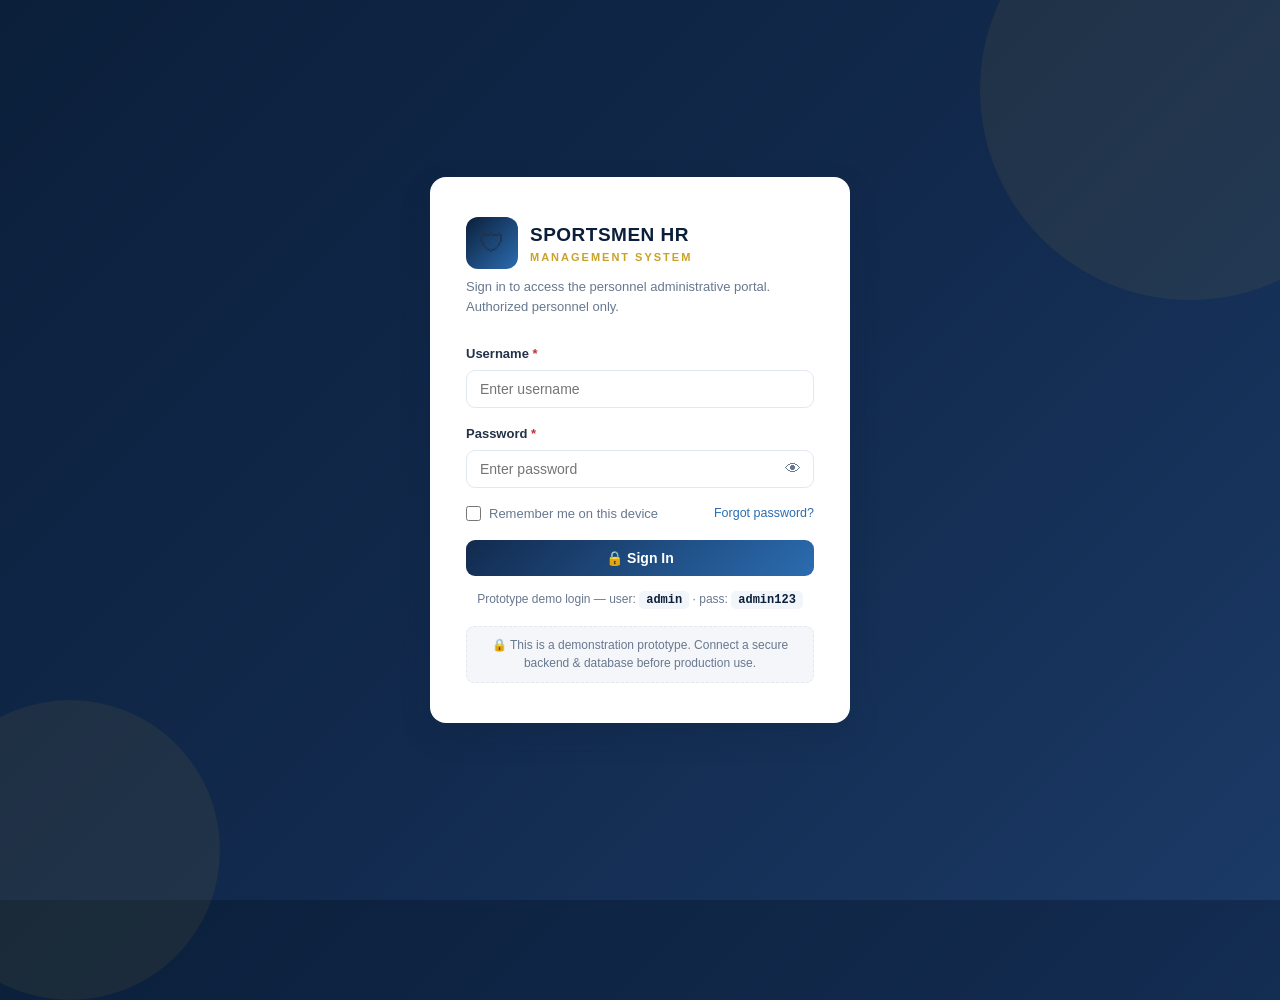
<file: index.html>
<!DOCTYPE html>
<html lang="en">
<head>
<meta charset="UTF-8">
<meta name="viewport" content="width=device-width, initial-scale=1.0">
<title>Login — SPORTSMEN HR MANAGEMENT SYSTEM</title>
<link rel="stylesheet" href="css/style.css">
<link rel="stylesheet" href="css/responsive.css">
</head>
<body class="login-body">
  <div class="login-card">
    <div class="login-logo">
      <div class="badge">🛡</div>
      <div>
        <h1>SPORTSMEN HR</h1>
        <div style="font-size:11px;letter-spacing:2px;color:var(--gold);font-weight:700">MANAGEMENT SYSTEM</div>
      </div>
    </div>
    <p class="login-sub">Sign in to access the personnel administrative portal. Authorized personnel only.</p>
    <div class="login-error" id="login-error">⚠ Invalid username or password. Please try again.</div>
    <form id="login-form" novalidate>
      <div class="field">
        <label for="username">Username <span class="req">*</span></label>
        <input class="input" type="text" id="username" placeholder="Enter username" autocomplete="username" required>
      </div>
      <div class="field">
        <label for="password">Password <span class="req">*</span></label>
        <div class="pw-wrap">
          <input class="input" type="password" id="password" placeholder="Enter password" autocomplete="current-password" required>
          <button type="button" class="pw-toggle" id="pw-toggle" title="Show / hide password">👁</button>
        </div>
      </div>
      <div class="check-row">
        <input type="checkbox" id="remember">
        <label for="remember" style="cursor:pointer">Remember me on this device</label>
        <span style="flex:1"></span>
        <a href="#" id="forgot" style="font-size:12.5px">Forgot password?</a>
      </div>
      <button type="submit" class="btn btn-primary btn-block" id="login-btn">🔒 Sign In</button>
    </form>
    <div class="demo-hint">Prototype demo login — user: <code>admin</code> · pass: <code>admin123</code></div>
    <div class="login-note">🔒 This is a demonstration prototype. Connect a secure backend &amp; database before production use.</div>
  </div>

<script src="js/storage.js"></script>
<script src="js/auth.js"></script>
<script>
(function(){
  const form = document.getElementById("login-form"),
        err = document.getElementById("login-error"),
        pw = document.getElementById("password"),
        tog = document.getElementById("pw-toggle"),
        userEl = document.getElementById("username");
  /* prefill remembered username */
  const rem = localStorage.getItem("shms_remember");
  if(rem){ userEl.value = rem; document.getElementById("remember").checked = true; }
  /* already logged in? go straight to dashboard */
  if(getSession()){ window.location.href = "dashboard.html"; return; }
  tog.addEventListener("click", () => {
    pw.type = pw.type === "password" ? "text" : "password";
    tog.textContent = pw.type === "password" ? "👁" : "🙈";
  });
  document.getElementById("forgot").addEventListener("click", e => {
    e.preventDefault();
    alert("Password reset requires a secure backend.\nFor this prototype, use the demo credentials.");
  });
  form.addEventListener("submit", e => {
    e.preventDefault();
    err.classList.remove("show");
    const btn = document.getElementById("login-btn");
    btn.textContent = "⏳ Verifying…"; btn.disabled = true;
    setTimeout(() => {
      if(doLogin(userEl.value.trim(), pw.value, document.getElementById("remember").checked)){
        btn.textContent = "✓ Access granted — redirecting…";
        setTimeout(() => window.location.href = "dashboard.html", 450);
      } else {
        btn.textContent = "🔒 Sign In"; btn.disabled = false;
        err.classList.add("show");
        pw.value = ""; pw.focus();
      }
    }, 600);
  });
})();
</script>
</body>
</html>
</file>
<file: css/style.css>
:root{
  --navy:#0b1f3a; --navy2:#122a4e; --navy3:#1b3a66;
  --blue:#2b6cb0; --blue2:#3182ce; --gold:#c9a227; --gold2:#e3c565;
  --bg:#f2f5fa; --card:#ffffff; --text:#233247; --muted:#68788f;
  --border:#e2e8f2; --danger:#c53030; --success:#2f855a;
  --sidebar-w:250px; --radius:12px;
  --shadow:0 2px 10px rgba(11,31,58,.08); --shadow-lg:0 12px 30px rgba(11,31,58,.18);
}
[data-theme="dark"]{
  --bg:#0e1626; --card:#16233a; --text:#e6ecf5; --muted:#8fa0b8;
  --border:#24375a; --shadow:0 2px 10px rgba(0,0,0,.4); --shadow-lg:0 12px 30px rgba(0,0,0,.5);
}
*{margin:0;padding:0;box-sizing:border-box}
html{scroll-behavior:smooth}
body{font-family:'Segoe UI',Roboto,'Helvetica Neue',Arial,sans-serif;background:var(--bg);color:var(--text);font-size:14.5px;line-height:1.55;transition:background .3s,color .3s}
a{color:var(--blue);text-decoration:none}
h1,h2,h3,h4{font-weight:600;color:var(--navy)}
[data-theme="dark"] h1,[data-theme="dark"] h2,[data-theme="dark"] h3,[data-theme="dark"] h4{color:#e6ecf5}
::-webkit-scrollbar{width:9px;height:9px}
::-webkit-scrollbar-thumb{background:#b9c4d6;border-radius:8px}
::-webkit-scrollbar-track{background:transparent}

/* ---------- LOGIN ---------- */
.login-body{min-height:100vh;display:flex;align-items:center;justify-content:center;background:linear-gradient(135deg,#0b1f3a 0%,#122a4e 55%,#1b3a66 100%);padding:20px;position:relative;overflow:hidden}
.login-body::before,.login-body::after{content:"";position:absolute;border-radius:50%;background:rgba(201,162,39,.08)}
.login-body::before{width:420px;height:420px;top:-120px;right:-120px}
.login-body::after{width:300px;height:300px;bottom:-100px;left:-80px}
.login-card{width:100%;max-width:420px;background:#fff;border-radius:16px;box-shadow:var(--shadow-lg);padding:40px 36px;position:relative;z-index:1;animation:fadeUp .5s ease}
.login-logo{display:flex;align-items:center;gap:12px;margin-bottom:8px}
.login-logo .badge{width:52px;height:52px;border-radius:12px;background:linear-gradient(135deg,var(--navy),var(--blue));display:flex;align-items:center;justify-content:center;font-size:26px}
.login-card h1{font-size:19px;letter-spacing:.5px}
.login-sub{color:var(--muted);font-size:13px;margin-bottom:26px}
.login-note{margin-top:16px;background:#f4f6fa;border:1px dashed var(--border);border-radius:8px;padding:9px 12px;font-size:12px;color:var(--muted);text-align:center}
.login-note code{color:var(--navy);font-weight:600}
@keyframes fadeUp{from{opacity:0;transform:translateY(18px)}to{opacity:1;transform:none}}
.demo-hint{margin-top:14px;text-align:center;font-size:12px;color:var(--muted)}
.demo-hint code{background:var(--bg);padding:2px 7px;border-radius:5px;color:var(--navy);font-weight:600}

/* ---------- FORM CONTROLS ---------- */
.field{margin-bottom:16px}
.field label{display:block;font-weight:600;font-size:13px;margin-bottom:6px;color:var(--text)}
.field label .req{color:var(--danger)}
.input,select.input,textarea.input{width:100%;padding:10px 13px;border:1.5px solid var(--border);border-radius:9px;font-size:14px;background:var(--card);color:var(--text);transition:border .2s,box-shadow .2s;font-family:inherit}
.input:focus{outline:none;border-color:var(--blue);box-shadow:0 0 0 3px rgba(43,108,176,.15)}
.input.err{border-color:var(--danger)}
select.input{cursor:pointer}
textarea.input{resize:vertical;min-height:80px}
.field .hint{font-size:12px;color:var(--muted);margin-top:4px}
.field .error-msg{font-size:12px;color:var(--danger);margin-top:4px;display:none}
.field.has-error .error-msg{display:block}
.form-grid{display:grid;grid-template-columns:1fr 1fr;gap:0 22px}
.form-grid .full{grid-column:1/-1}

.btn{display:inline-flex;align-items:center;justify-content:center;gap:8px;padding:10px 20px;border-radius:9px;border:none;font-size:14px;font-weight:600;cursor:pointer;transition:all .2s;font-family:inherit;white-space:nowrap}
.btn:active{transform:scale(.97)}
.btn-primary{background:linear-gradient(135deg,var(--navy2),var(--blue));color:#fff}
.btn-primary:hover{filter:brightness(1.12);box-shadow:0 4px 14px rgba(43,108,176,.35)}
.btn-gold{background:linear-gradient(135deg,#b08d1e,var(--gold));color:#fff}
.btn-gold:hover{filter:brightness(1.1)}
.btn-outline{background:transparent;border:1.5px solid var(--border);color:var(--text)}
.btn-outline:hover{border-color:var(--blue);color:var(--blue)}
.btn-danger{background:var(--danger);color:#fff}
.btn-danger:hover{filter:brightness(1.12)}
.btn-success{background:var(--success);color:#fff}
.btn-sm{padding:6px 13px;font-size:12.5px;border-radius:7px}
.btn-block{width:100%}
.btn .ico{font-size:15px}

/* password wrapper */
.pw-wrap{position:relative}
.pw-wrap .input{padding-right:42px}
.pw-toggle{position:absolute;right:8px;top:50%;transform:translateY(-50%);background:none;border:none;cursor:pointer;font-size:16px;color:var(--muted);padding:5px}
.check-row{display:flex;align-items:center;gap:8px;font-size:13px;color:var(--muted);margin:4px 0 16px}
.check-row input{width:15px;height:15px;accent-color:var(--blue)}
.login-error{display:none;background:#fdecec;border:1px solid #f5b5b5;color:#9b2c2c;border-radius:8px;padding:9px 13px;font-size:13px;margin-bottom:14px}
.login-error.show{display:block;animation:fadeUp .3s ease}

/* ---------- APP LAYOUT ---------- */
.app{display:flex;min-height:100vh}
.sidebar{width:var(--sidebar-w);background:linear-gradient(180deg,var(--navy) 0%,var(--navy2) 100%);color:#cdd8e8;position:fixed;top:0;bottom:0;left:0;z-index:100;display:flex;flex-direction:column;transition:transform .3s ease}
.sidebar-brand{display:flex;align-items:center;gap:11px;padding:20px 18px;border-bottom:1px solid rgba(255,255,255,.08)}
.sidebar-brand .badge{width:40px;height:40px;border-radius:10px;background:linear-gradient(135deg,var(--gold),#a3821a);display:flex;align-items:center;justify-content:center;font-size:20px;flex-shrink:0}
.sidebar-brand h1{font-size:13.5px;color:#fff;line-height:1.3;letter-spacing:.4px}
.sidebar-brand small{display:block;font-size:10.5px;color:var(--gold2);font-weight:500;letter-spacing:1px}
.nav{flex:1;padding:14px 0;overflow-y:auto}
.nav-section{font-size:10.5px;letter-spacing:1.5px;text-transform:uppercase;color:#6f84a5;padding:12px 20px 6px}
.nav a{display:flex;align-items:center;gap:12px;padding:11px 20px;color:#b9c6da;font-size:14px;font-weight:500;border-left:3px solid transparent;transition:all .2s}
.nav a .ico{width:20px;text-align:center;font-size:16px}
.nav a:hover{background:rgba(255,255,255,.06);color:#fff}
.nav a.active{background:rgba(43,108,176,.25);color:#fff;border-left-color:var(--gold)}
.sidebar-foot{padding:14px 18px;border-top:1px solid rgba(255,255,255,.08);font-size:11px;color:#6f84a5}

.main{flex:1;margin-left:var(--sidebar-w);display:flex;flex-direction:column;min-width:0}
.topbar{background:var(--card);border-bottom:1px solid var(--border);padding:12px 26px;display:flex;align-items:center;gap:16px;position:sticky;top:0;z-index:50;box-shadow:var(--shadow)}
.hamburger{display:none;background:none;border:none;font-size:22px;cursor:pointer;color:var(--text)}
.topbar-title{font-weight:700;font-size:16px;color:var(--navy);flex:1;min-width:0;white-space:nowrap;overflow:hidden;text-overflow:ellipsis}
[data-theme="dark"] .topbar-title{color:#e6ecf5}
.topbar-date{font-size:12.5px;color:var(--muted);display:flex;align-items:center;gap:6px}
.topbar-actions{display:flex;align-items:center;gap:10px}
.icon-btn{width:38px;height:38px;border-radius:9px;border:1.5px solid var(--border);background:var(--card);cursor:pointer;font-size:16px;color:var(--text);display:flex;align-items:center;justify-content:center;transition:all .2s}
.icon-btn:hover{border-color:var(--blue);color:var(--blue)}
.user-chip{display:flex;align-items:center;gap:10px;padding:5px 12px 5px 6px;border:1.5px solid var(--border);border-radius:30px;cursor:pointer;background:var(--card)}
.user-chip:hover{border-color:var(--blue)}
.avatar{width:32px;height:32px;border-radius:50%;background:linear-gradient(135deg,var(--blue),var(--navy3));color:#fff;display:flex;align-items:center;justify-content:center;font-size:13px;font-weight:700;flex-shrink:0}
.user-chip .uname{font-size:13px;font-weight:600}
.user-chip .urole{font-size:10.5px;color:var(--muted)}
.user-menu{position:absolute;top:58px;right:26px;background:var(--card);border:1px solid var(--border);border-radius:10px;box-shadow:var(--shadow-lg);min-width:190px;display:none;overflow:hidden;z-index:60}
.user-menu.show{display:block;animation:fadeUp .2s ease}
.user-menu a{display:flex;gap:10px;align-items:center;padding:11px 16px;color:var(--text);font-size:13.5px}
.user-menu a:hover{background:var(--bg)}
.user-menu .divider{height:1px;background:var(--border)}

.content{padding:26px;flex:1}
.page-head{display:flex;align-items:center;justify-content:space-between;gap:14px;margin-bottom:22px;flex-wrap:wrap}
.page-head h2{font-size:21px}
.page-head p{color:var(--muted);font-size:13px;margin-top:2px}
.page-head .actions{display:flex;gap:10px;flex-wrap:wrap}

/* ---------- CARDS ---------- */
.card{background:var(--card);border:1px solid var(--border);border-radius:var(--radius);box-shadow:var(--shadow);padding:22px}
.card-title{font-size:15px;margin-bottom:16px;display:flex;align-items:center;gap:9px}
.card-title .ico{color:var(--gold);font-size:17px}
.card-title .line{flex:1;height:1px;background:var(--border)}

.stats-grid{display:grid;grid-template-columns:repeat(auto-fit,minmax(195px,1fr));gap:16px;margin-bottom:22px}
.stat-card{background:var(--card);border:1px solid var(--border);border-radius:var(--radius);padding:18px 20px;display:flex;align-items:center;gap:15px;box-shadow:var(--shadow);transition:transform .2s,box-shadow .2s;position:relative;overflow:hidden}
.stat-card::after{content:"";position:absolute;top:0;left:0;width:4px;height:100%;background:var(--sc,var(--blue))}
.stat-card:hover{transform:translateY(-3px);box-shadow:var(--shadow-lg)}
.stat-icon{width:50px;height:50px;border-radius:12px;display:flex;align-items:center;justify-content:center;font-size:23px;background:color-mix(in srgb,var(--sc,var(--blue)) 14%,transparent);color:var(--sc,var(--blue));flex-shrink:0}
.stat-info .num{font-size:25px;font-weight:800;color:var(--navy);line-height:1.1}
[data-theme="dark"] .stat-info .num{color:#fff}
.stat-info .lbl{font-size:12.5px;color:var(--muted);font-weight:500}

.dash-grid{display:grid;grid-template-columns:1.4fr 1fr;gap:16px;margin-bottom:22px}
canvas.chart{width:100%!important}

/* ---------- TABLES ---------- */
.table-wrap{overflow-x:auto;border:1px solid var(--border);border-radius:var(--radius);background:var(--card);box-shadow:var(--shadow)}
table.tbl{width:100%;border-collapse:collapse;min-width:850px}
.tbl thead th{background:var(--navy2);color:#dbe5f3;text-align:left;padding:12px 14px;font-size:12.5px;font-weight:600;letter-spacing:.4px;white-space:nowrap;position:sticky;top:0}
[data-theme="dark"] .tbl thead th{background:#1c3054}
.tbl tbody td{padding:11px 14px;border-top:1px solid var(--border);font-size:13.5px;vertical-align:middle;white-space:nowrap}
.tbl tbody tr{transition:background .15s}
.tbl tbody tr:hover{background:var(--bg)}
.tbl .clickable{cursor:pointer}
.pill{display:inline-block;padding:3px 11px;border-radius:20px;font-size:11.5px;font-weight:700;letter-spacing:.3px}
.pill.active{background:#e6f6ec;color:#227a4b}
.pill.inactive{background:#fdeaea;color:#b23b3b}
[data-theme="dark"] .pill.active{background:rgba(47,133,90,.2);color:#7fd6a6}
[data-theme="dark"] .pill.inactive{background:rgba(197,48,48,.2);color:#f39b9b}
.row-avatar{display:flex;align-items:center;gap:10px}
.row-avatar .avatar{width:36px;height:36px;font-size:14px}
.row-avatar .sub{font-size:11.5px;color:var(--muted)}
.action-btns{display:flex;gap:6px}
.mini-btn{width:30px;height:30px;border-radius:7px;border:1px solid var(--border);background:var(--card);cursor:pointer;font-size:13px;display:inline-flex;align-items:center;justify-content:center;transition:all .15s}
.mini-btn.view:hover{background:var(--blue);color:#fff;border-color:var(--blue)}
.mini-btn.edit:hover{background:var(--gold);color:#fff;border-color:var(--gold)}
.mini-btn.del:hover{background:var(--danger);color:#fff;border-color:var(--danger)}

/* toolbar */
.toolbar{display:flex;gap:12px;flex-wrap:wrap;align-items:center;margin-bottom:16px}
.search-box{position:relative;flex:1;min-width:220px;max-width:420px}
.search-box .ico{position:absolute;left:12px;top:50%;transform:translateY(-50%);color:var(--muted)}
.search-box .input{padding-left:38px}
.toolbar select.input{width:auto;min-width:150px}
.toolbar .spacer{flex:1}

.pagination{display:flex;align-items:center;justify-content:flex-end;gap:8px;padding:14px 4px;flex-wrap:wrap}
.pagination .info{font-size:13px;color:var(--muted);margin-right:auto}
.pg-btn{min-width:34px;height:34px;border-radius:8px;border:1.5px solid var(--border);background:var(--card);color:var(--text);cursor:pointer;font-size:13px;font-weight:600;padding:0 10px}
.pg-btn:hover:not(:disabled){border-color:var(--blue);color:var(--blue)}
.pg-btn.active{background:var(--navy2);color:#fff;border-color:var(--navy2)}
.pg-btn:disabled{opacity:.45;cursor:default}

.empty-state{text-align:center;padding:56px 20px;color:var(--muted)}
.empty-state .big{font-size:46px;margin-bottom:10px;opacity:.5}
.empty-state h3{color:var(--muted);font-size:16px;margin-bottom:6px}

/* ---------- PROFILE ---------- */
.profile-hero{background:linear-gradient(120deg,var(--navy) 0%,var(--navy3) 70%,var(--blue) 130%);border-radius:var(--radius);padding:28px;color:#fff;display:flex;align-items:center;gap:22px;flex-wrap:wrap;box-shadow:var(--shadow);margin-bottom:20px;position:relative;overflow:hidden}
.profile-hero::after{content:"";position:absolute;right:-60px;top:-60px;width:230px;height:230px;border-radius:50%;background:rgba(201,162,39,.14)}
.profile-hero .p-img{width:96px;height:96px;border-radius:16px;object-fit:cover;border:3px solid var(--gold);background:#2b3f63;display:flex;align-items:center;justify-content:center;font-size:38px;font-weight:800;color:#fff}
.profile-hero .p-name{font-size:22px;font-weight:700}
.profile-hero .p-meta{display:flex;gap:18px;flex-wrap:wrap;margin-top:7px;font-size:13px;color:#c9d6ea}
.profile-hero .p-meta b{color:var(--gold2)}
.profile-hero .p-actions{margin-left:auto;display:flex;gap:9px;flex-wrap:wrap;position:relative;z-index:1}
.profile-grid{display:grid;grid-template-columns:1fr 1fr;gap:16px}
.detail-list{display:grid;grid-template-columns:1fr 1fr;gap:2px 24px}
.detail-item{padding:9px 0;border-bottom:1px dashed var(--border);display:flex;justify-content:space-between;gap:12px;font-size:13.5px}
.detail-item .k{color:var(--muted);font-weight:500}
.detail-item .v{font-weight:600;text-align:right;word-break:break-word}
.detail-item.full-row{grid-column:1/-1}

/* ---------- REPORTS ---------- */
.report-grid{display:grid;grid-template-columns:1fr 1fr;gap:16px;margin-bottom:16px}
.rep-table{width:100%;border-collapse:collapse}
.rep-table th,.rep-table td{padding:9px 12px;text-align:left;border-bottom:1px solid var(--border);font-size:13.5px}
.rep-table th{color:var(--muted);font-weight:600;font-size:12.5px;text-transform:uppercase;letter-spacing:.5px}
.rep-table .bar-cell{width:42%}
.bar-track{height:8px;background:var(--bg);border-radius:6px;overflow:hidden}
.bar-fill{height:100%;background:linear-gradient(90deg,var(--blue),var(--gold));border-radius:6px;min-width:3px}

/* ---------- MODAL / TOAST ---------- */
.modal-overlay{position:fixed;inset:0;background:rgba(8,17,32,.6);backdrop-filter:blur(3px);display:none;align-items:center;justify-content:center;z-index:200;padding:20px}
.modal-overlay.show{display:flex;animation:fadeIn .2s ease}
.modal{background:var(--card);border-radius:14px;box-shadow:var(--shadow-lg);width:100%;max-width:430px;padding:28px;animation:fadeUp .25s ease;border-top:4px solid var(--gold)}
.modal h3{font-size:17px;margin-bottom:10px}
.modal p{color:var(--muted);font-size:14px;margin-bottom:22px}
.modal .modal-btns{display:flex;gap:10px;justify-content:flex-end}
@keyframes fadeIn{from{opacity:0}to{opacity:1}}
.modal-overlay.show.fadeIn{animation:fadeIn .2s ease}

#toast-box{position:fixed;bottom:24px;right:24px;z-index:300;display:flex;flex-direction:column;gap:10px}
.toast{display:flex;align-items:center;gap:11px;background:var(--card);border:1px solid var(--border);border-left:4px solid var(--success);border-radius:10px;padding:13px 18px;box-shadow:var(--shadow-lg);font-size:13.5px;font-weight:500;min-width:270px;max-width:360px;animation:slideIn .3s ease}
.toast.err{border-left-color:var(--danger)}
.toast.info{border-left-color:var(--blue)}
.toast.out{opacity:0;transform:translateX(30px);transition:all .3s}
@keyframes slideIn{from{opacity:0;transform:translateX(40px)}to{opacity:1;transform:none}}

/* ---------- MISC ---------- */
.upload-box{display:flex;align-items:center;gap:18px;margin-bottom:20px}
.upload-preview{width:90px;height:90px;border-radius:14px;background:var(--bg);border:2px dashed var(--border);display:flex;align-items:center;justify-content:center;font-size:34px;color:var(--muted);overflow:hidden;flex-shrink:0}
.upload-preview img{width:100%;height:100%;object-fit:cover}
.upload-actions{display:flex;gap:9px;flex-wrap:wrap}
.section-band{background:linear-gradient(90deg,var(--navy2),var(--navy3));color:#fff;border-radius:10px;padding:10px 16px;font-size:13px;font-weight:700;letter-spacing:.8px;margin:22px 0 18px;display:flex;align-items:center;gap:9px}
.section-band .ico{color:var(--gold2)}
.back-link{display:inline-flex;align-items:center;gap:7px;font-size:13.5px;font-weight:600;margin-bottom:16px}
.settings-row{display:flex;align-items:center;justify-content:space-between;gap:16px;padding:16px 0;border-bottom:1px solid var(--border);flex-wrap:wrap}
.settings-row:last-child{border-bottom:none}
.settings-row .s-info h4{font-size:14.5px;margin-bottom:3px}
.settings-row .s-info p{font-size:12.5px;color:var(--muted)}
.switch{position:relative;width:46px;height:25px;flex-shrink:0}
.switch input{opacity:0;width:0;height:0}
.switch .slider{position:absolute;inset:0;background:#b9c4d6;border-radius:30px;cursor:pointer;transition:.25s}
.switch .slider::before{content:"";position:absolute;width:19px;height:19px;border-radius:50%;background:#fff;top:3px;left:3px;transition:.25s;box-shadow:0 1px 4px rgba(0,0,0,.3)}
.switch input:checked + .slider{background:var(--blue)}
.switch input:checked + .slider::before{transform:translateX(21px)}
.loader-overlay{position:fixed;inset:0;background:rgba(11,31,58,.55);display:none;align-items:center;justify-content:center;z-index:400;backdrop-filter:blur(2px)}
.loader-overlay.show{display:flex}
.spinner{width:52px;height:52px;border:5px solid rgba(255,255,255,.25);border-top-color:var(--gold);border-radius:50%;animation:spin .8s linear infinite}
@keyframes spin{to{transform:rotate(360deg)}}
.adv-search-grid{display:grid;grid-template-columns:repeat(auto-fit,minmax(210px,1fr));gap:0 20px;margin-bottom:8px}
footer.app-foot{padding:16px 26px;text-align:center;font-size:12px;color:var(--muted);border-top:1px solid var(--border)}

@media print{
  .sidebar,.topbar,.page-head .actions,.p-actions,.back-link,.no-print,footer.app-foot,#toast-box{display:none!important}
  .main{margin-left:0}
  body{background:#fff}
  .card,.profile-hero{box-shadow:none;border:1px solid #ccc}
  .content{padding:0}
}
</file>
<file: css/responsive.css>
/* ---------- RESPONSIVE ---------- */
@media (max-width:1100px){
  .dash-grid{grid-template-columns:1fr}
  .profile-grid,.report-grid{grid-template-columns:1fr}
}
@media (max-width:900px){
  .sidebar{transform:translateX(-100%)}
  .sidebar.open{transform:translateX(0);box-shadow:var(--shadow-lg)}
  .main{margin-left:0}
  .hamburger{display:flex}
  .topbar{padding:11px 16px}
  .content{padding:18px 16px}
  .form-grid{grid-template-columns:1fr}
  .topbar-date{display:none}
  .sidebar-overlay{position:fixed;inset:0;background:rgba(8,17,32,.5);z-index:99;display:none}
  .sidebar-overlay.show{display:block}
}
@media (max-width:640px){
  .stats-grid{grid-template-columns:1fr 1fr;gap:11px}
  .stat-card{padding:13px 14px;gap:10px}
  .stat-icon{width:40px;height:40px;font-size:18px}
  .stat-info .num{font-size:20px}
  .detail-list{grid-template-columns:1fr}
  .profile-hero{padding:20px}
  .profile-hero .p-actions{margin-left:0;width:100%}
  .page-head h2{font-size:18px}
  .user-chip .uname,.user-chip .urole{display:none}
  .user-chip{padding:5px 6px;border:none}
  .login-card{padding:30px 22px}
  .toolbar select.input{min-width:0;flex:1}
  .stats-grid{grid-template-columns:1fr 1fr}
  .card{padding:16px}
  .upload-box{flex-direction:column;align-items:flex-start}
  .pagination .info{width:100%;margin-bottom:4px}
  .modal{padding:22px 18px}
  .pg-btn{min-width:30px;height:30px;font-size:12px}
  .adv-search-grid{grid-template-columns:1fr}
}
@media (max-width:400px){
  .stats-grid{grid-template-columns:1fr}
  .btn{padding:9px 14px;font-size:13px}
}
</file>
